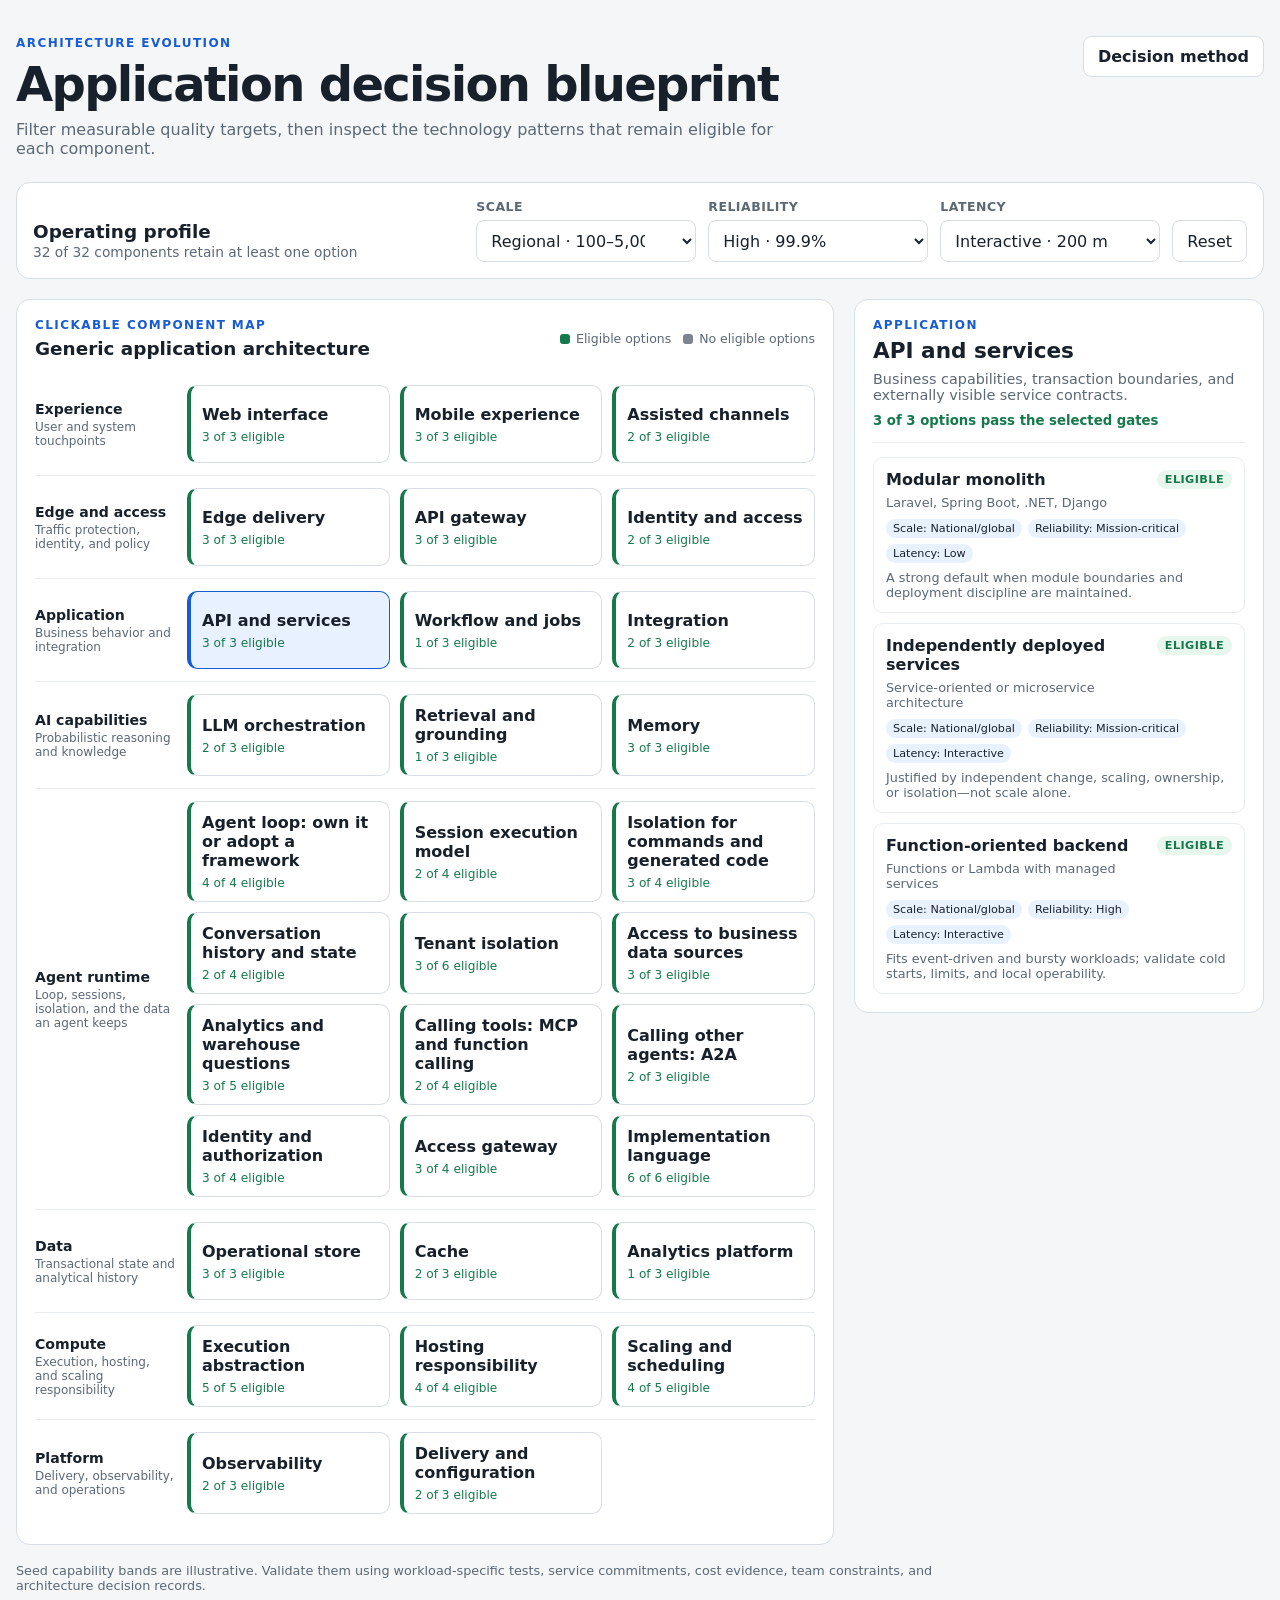
<file: architecture-evolution/blueprint/index.html>
<!doctype html>
<html lang="en">
<head>
  <meta charset="utf-8">
  <meta name="viewport" content="width=device-width, initial-scale=1">
  <meta name="description" content="Interactive, evidence-driven application architecture blueprint">
  <title>Architecture Decision Blueprint</title>
  <link rel="stylesheet" href="styles.css">
</head>
<body>
  <header class="site-header">
    <div>
      <p class="eyebrow">Architecture evolution</p>
      <h1>Application decision blueprint</h1>
      <p class="subtitle">Filter measurable quality targets, then inspect the technology patterns that remain eligible for each component.</p>
    </div>
    <a class="method-link" href="https://github.com/niyama-admin/consulting/blob/main/common/architecture-evolution/decision-method.md">Decision method</a>
  </header>

  <main>
    <section class="filter-bar" aria-labelledby="profile-title">
      <div class="filter-heading">
        <h2 id="profile-title">Operating profile</h2>
        <p id="filter-status" aria-live="polite"></p>
      </div>
      <label>
        <span>Scale</span>
        <select id="scale-filter">
          <option value="1">Pilot · &lt;100 RPS</option>
          <option value="2" selected>Regional · 100–5,000 RPS</option>
          <option value="3">National/global · &gt;5,000 RPS</option>
        </select>
      </label>
      <label>
        <span>Reliability</span>
        <select id="reliability-filter">
          <option value="1">Standard · 99.5%</option>
          <option value="2" selected>High · 99.9%</option>
          <option value="3">Mission-critical · 99.99%</option>
        </select>
      </label>
      <label>
        <span>Latency</span>
        <select id="latency-filter">
          <option value="1">Relaxed · &gt;1 s</option>
          <option value="2" selected>Interactive · 200 ms–1 s</option>
          <option value="3">Low · &lt;200 ms</option>
        </select>
      </label>
      <button id="reset-filters" type="button">Reset</button>
    </section>

    <div class="workspace">
      <section class="blueprint" aria-labelledby="blueprint-title">
        <div class="section-heading">
          <div>
            <p class="eyebrow">Clickable component map</p>
            <h2 id="blueprint-title">Generic application architecture</h2>
          </div>
          <div class="legend" aria-label="Eligibility legend">
            <span><i class="legend-mark eligible"></i>Eligible options</span>
            <span><i class="legend-mark blocked"></i>No eligible options</span>
          </div>
        </div>
        <div id="architecture-layers"></div>
      </section>

      <aside class="detail-panel" aria-labelledby="detail-title">
        <div id="component-detail" aria-live="polite"></div>
      </aside>
    </div>

    <p class="catalog-note">Seed capability bands are illustrative. Validate them using workload-specific tests, service commitments, cost evidence, team constraints, and architecture decision records.</p>
  </main>

  <script src="catalog.js"></script>
  <script src="app.js"></script>
</body>
</html>
</file>
<file: architecture-evolution/blueprint/styles.css>
:root {
  color-scheme: light dark;
  --page: light-dark(#f4f6f8, #11161d);
  --surface: light-dark(#ffffff, #19212b);
  --surface-raised: light-dark(#ffffff, #202a36);
  --text: light-dark(#18212b, #eef4fa);
  --muted: light-dark(#5b6875, #a7b4c2);
  --border: light-dark(#d8dee5, #344252);
  --soft-border: light-dark(#e8ecf0, #2a3643);
  --accent: light-dark(#175cd3, #7eb0ff);
  --accent-soft: light-dark(#e8f1ff, #1e3556);
  --success: light-dark(#16794b, #65d49a);
  --success-soft: light-dark(#e7f7ed, #173c2b);
  --blocked: light-dark(#7a858f, #8793a0);
  --blocked-soft: light-dark(#eef0f2, #242b32);
  --danger: light-dark(#b42318, #ff9188);
  --danger-soft: light-dark(#fff0ee, #482421);
  --focus: light-dark(#0b63ce, #96c3ff);
  font-family: Inter, ui-sans-serif, system-ui, -apple-system, BlinkMacSystemFont, "Segoe UI", sans-serif;
}

* {
  box-sizing: border-box;
}

body {
  margin: 0;
  background: var(--page);
  color: var(--text);
}

button,
select {
  font: inherit;
}

button,
select,
a {
  outline-offset: 3px;
}

button:focus-visible,
select:focus-visible,
a:focus-visible {
  outline: 3px solid var(--focus);
}

.site-header,
main {
  width: min(1440px, calc(100% - 32px));
  margin-inline: auto;
}

.site-header {
  display: flex;
  align-items: flex-start;
  justify-content: space-between;
  gap: 24px;
  padding: 36px 0 24px;
}

h1,
h2,
h3,
p {
  margin-top: 0;
}

h1 {
  margin-bottom: 8px;
  font-size: clamp(1.8rem, 4vw, 3rem);
  letter-spacing: -0.035em;
}

h2 {
  margin-bottom: 8px;
  font-size: 1.15rem;
}

h3 {
  margin-bottom: 6px;
  font-size: 1rem;
}

.eyebrow {
  margin-bottom: 6px;
  color: var(--accent);
  font-size: 0.75rem;
  font-weight: 700;
  letter-spacing: 0.12em;
  text-transform: uppercase;
}

.subtitle,
.filter-heading p,
.component-summary,
.catalog-note,
.option-examples,
.option-note,
.empty-state p {
  color: var(--muted);
}

.subtitle {
  max-width: 780px;
  margin-bottom: 0;
}

.method-link {
  flex: 0 0 auto;
  border: 1px solid var(--border);
  border-radius: 8px;
  padding: 10px 14px;
  background: var(--surface);
  color: var(--text);
  font-weight: 650;
  text-decoration: none;
}

.filter-bar {
  display: grid;
  grid-template-columns: minmax(220px, 1fr) repeat(3, minmax(160px, 220px)) auto;
  gap: 12px;
  align-items: end;
  border: 1px solid var(--border);
  border-radius: 14px;
  padding: 16px;
  background: var(--surface);
}

.filter-heading h2,
.filter-heading p {
  margin-bottom: 2px;
}

.filter-heading p {
  font-size: 0.86rem;
}

label span {
  display: block;
  margin-bottom: 6px;
  color: var(--muted);
  font-size: 0.78rem;
  font-weight: 700;
  letter-spacing: 0.04em;
  text-transform: uppercase;
}

select,
#reset-filters {
  min-height: 42px;
  border: 1px solid var(--border);
  border-radius: 8px;
  background: var(--surface-raised);
  color: var(--text);
}

select {
  width: 100%;
  padding: 8px 34px 8px 10px;
}

#reset-filters {
  padding: 8px 14px;
  cursor: pointer;
}

.workspace {
  display: grid;
  grid-template-columns: minmax(0, 1fr) minmax(320px, 410px);
  gap: 20px;
  align-items: start;
  margin-top: 20px;
}

.blueprint,
.detail-panel {
  border: 1px solid var(--border);
  border-radius: 14px;
  background: var(--surface);
}

.blueprint {
  padding: 18px;
}

.section-heading {
  display: flex;
  align-items: center;
  justify-content: space-between;
  gap: 16px;
  margin-bottom: 14px;
}

.section-heading h2 {
  margin-bottom: 0;
}

.legend {
  display: flex;
  flex-wrap: wrap;
  gap: 12px;
  color: var(--muted);
  font-size: 0.78rem;
}

.legend span {
  display: inline-flex;
  align-items: center;
  gap: 6px;
}

.legend-mark {
  width: 10px;
  height: 10px;
  border-radius: 3px;
}

.legend-mark.eligible {
  background: var(--success);
}

.legend-mark.blocked {
  background: var(--blocked);
}

.architecture-layer {
  display: grid;
  grid-template-columns: 140px minmax(0, 1fr);
  gap: 12px;
  align-items: stretch;
  padding: 12px 0;
  border-top: 1px solid var(--soft-border);
}

.architecture-layer:first-child {
  border-top: 0;
}

.layer-label {
  display: flex;
  flex-direction: column;
  justify-content: center;
}

.layer-label strong {
  font-size: 0.88rem;
}

.layer-label span {
  margin-top: 3px;
  color: var(--muted);
  font-size: 0.75rem;
}

.layer-components {
  display: grid;
  grid-template-columns: repeat(3, minmax(0, 1fr));
  gap: 10px;
}

.component-node {
  min-height: 78px;
  border: 1px solid var(--border);
  border-left: 4px solid var(--success);
  border-radius: 10px;
  padding: 11px;
  background: var(--surface-raised);
  color: var(--text);
  text-align: left;
  cursor: pointer;
  transition: transform 140ms ease, background-color 140ms ease, border-color 140ms ease;
}

.component-node:hover {
  transform: translateY(-1px);
}

.component-node[aria-pressed="true"] {
  border-color: var(--accent);
  background: var(--accent-soft);
}

.component-node[data-state="blocked"] {
  border-left-color: var(--blocked);
  background: var(--blocked-soft);
  color: var(--blocked);
}

.component-node[data-state="blocked"] .component-count {
  color: var(--danger);
}

.component-name,
.component-count {
  display: block;
}

.component-name {
  font-weight: 700;
}

.component-count {
  margin-top: 6px;
  color: var(--success);
  font-size: 0.76rem;
}

.detail-panel {
  position: sticky;
  top: 16px;
  min-height: 420px;
  padding: 18px;
}

.detail-header {
  padding-bottom: 14px;
  border-bottom: 1px solid var(--soft-border);
}

.detail-header h2 {
  font-size: 1.35rem;
}

.component-summary {
  margin-bottom: 10px;
  font-size: 0.9rem;
}

.eligibility-summary {
  margin-bottom: 0;
  color: var(--success);
  font-size: 0.83rem;
  font-weight: 700;
}

.eligibility-summary.none {
  color: var(--danger);
}

.option-list {
  display: grid;
  gap: 10px;
  margin-top: 14px;
}

.technology-option {
  border: 1px solid var(--soft-border);
  border-radius: 10px;
  padding: 12px;
  background: var(--surface-raised);
}

.technology-option[data-state="blocked"] {
  background: var(--blocked-soft);
  color: var(--blocked);
}

.option-topline {
  display: flex;
  align-items: flex-start;
  justify-content: space-between;
  gap: 10px;
}

.status-tag {
  flex: 0 0 auto;
  border-radius: 999px;
  padding: 3px 8px;
  background: var(--success-soft);
  color: var(--success);
  font-size: 0.7rem;
  font-weight: 800;
  letter-spacing: 0.04em;
  text-transform: uppercase;
}

.technology-option[data-state="blocked"] .status-tag {
  background: var(--danger-soft);
  color: var(--danger);
}

.option-examples,
.option-note,
.reasons {
  margin-bottom: 0;
  font-size: 0.8rem;
}

.option-note {
  margin-top: 7px;
}

.capability-bands {
  display: flex;
  flex-wrap: wrap;
  gap: 6px;
  margin-top: 9px;
}

.capability-bands span {
  border-radius: 999px;
  padding: 3px 7px;
  background: var(--accent-soft);
  color: var(--text);
  font-size: 0.7rem;
}

.technology-option[data-state="blocked"] .capability-bands span {
  background: transparent;
  border: 1px solid var(--border);
  color: var(--blocked);
}

.reasons {
  margin-top: 8px;
  padding-left: 18px;
  color: var(--danger);
}

.empty-state {
  display: grid;
  min-height: 360px;
  place-content: center;
  text-align: center;
}

.catalog-note {
  max-width: 980px;
  margin: 18px 0 36px;
  font-size: 0.8rem;
}

@media (max-width: 1100px) {
  .filter-bar {
    grid-template-columns: repeat(3, minmax(0, 1fr));
  }

  .filter-heading {
    grid-column: 1 / -1;
  }

  #reset-filters {
    grid-column: 1 / -1;
    justify-self: start;
  }

  .workspace {
    grid-template-columns: 1fr;
  }

  .detail-panel {
    position: static;
    min-height: 0;
  }
}

@media (max-width: 720px) {
  .site-header {
    flex-direction: column;
    padding-top: 24px;
  }

  .filter-bar {
    grid-template-columns: 1fr;
  }

  .filter-heading,
  #reset-filters {
    grid-column: auto;
  }

  .section-heading {
    align-items: flex-start;
    flex-direction: column;
  }

  .architecture-layer {
    grid-template-columns: 1fr;
  }

  .layer-label {
    display: block;
  }

  .layer-label span {
    margin-left: 6px;
  }

  .layer-components {
    grid-template-columns: 1fr;
  }
}

@media (prefers-reduced-motion: reduce) {
  .component-node {
    transition: none;
  }
}
</file>
